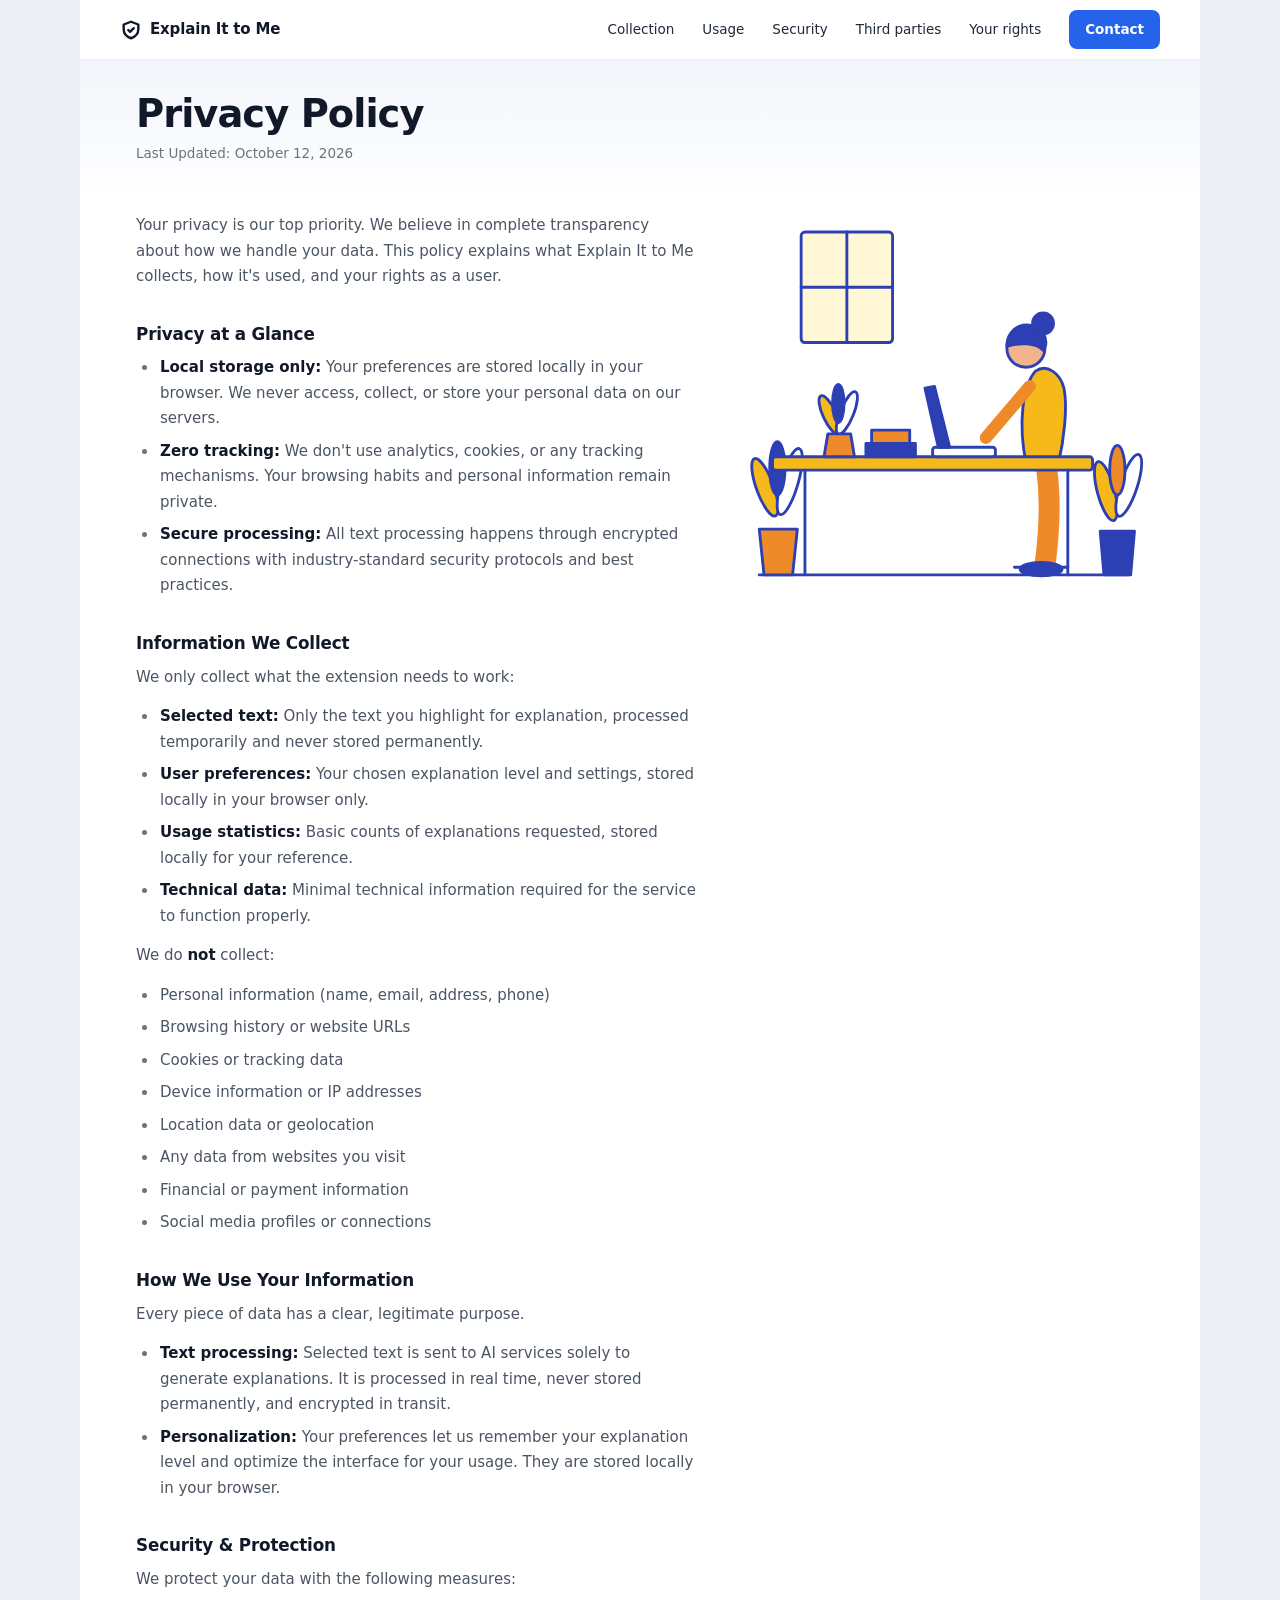
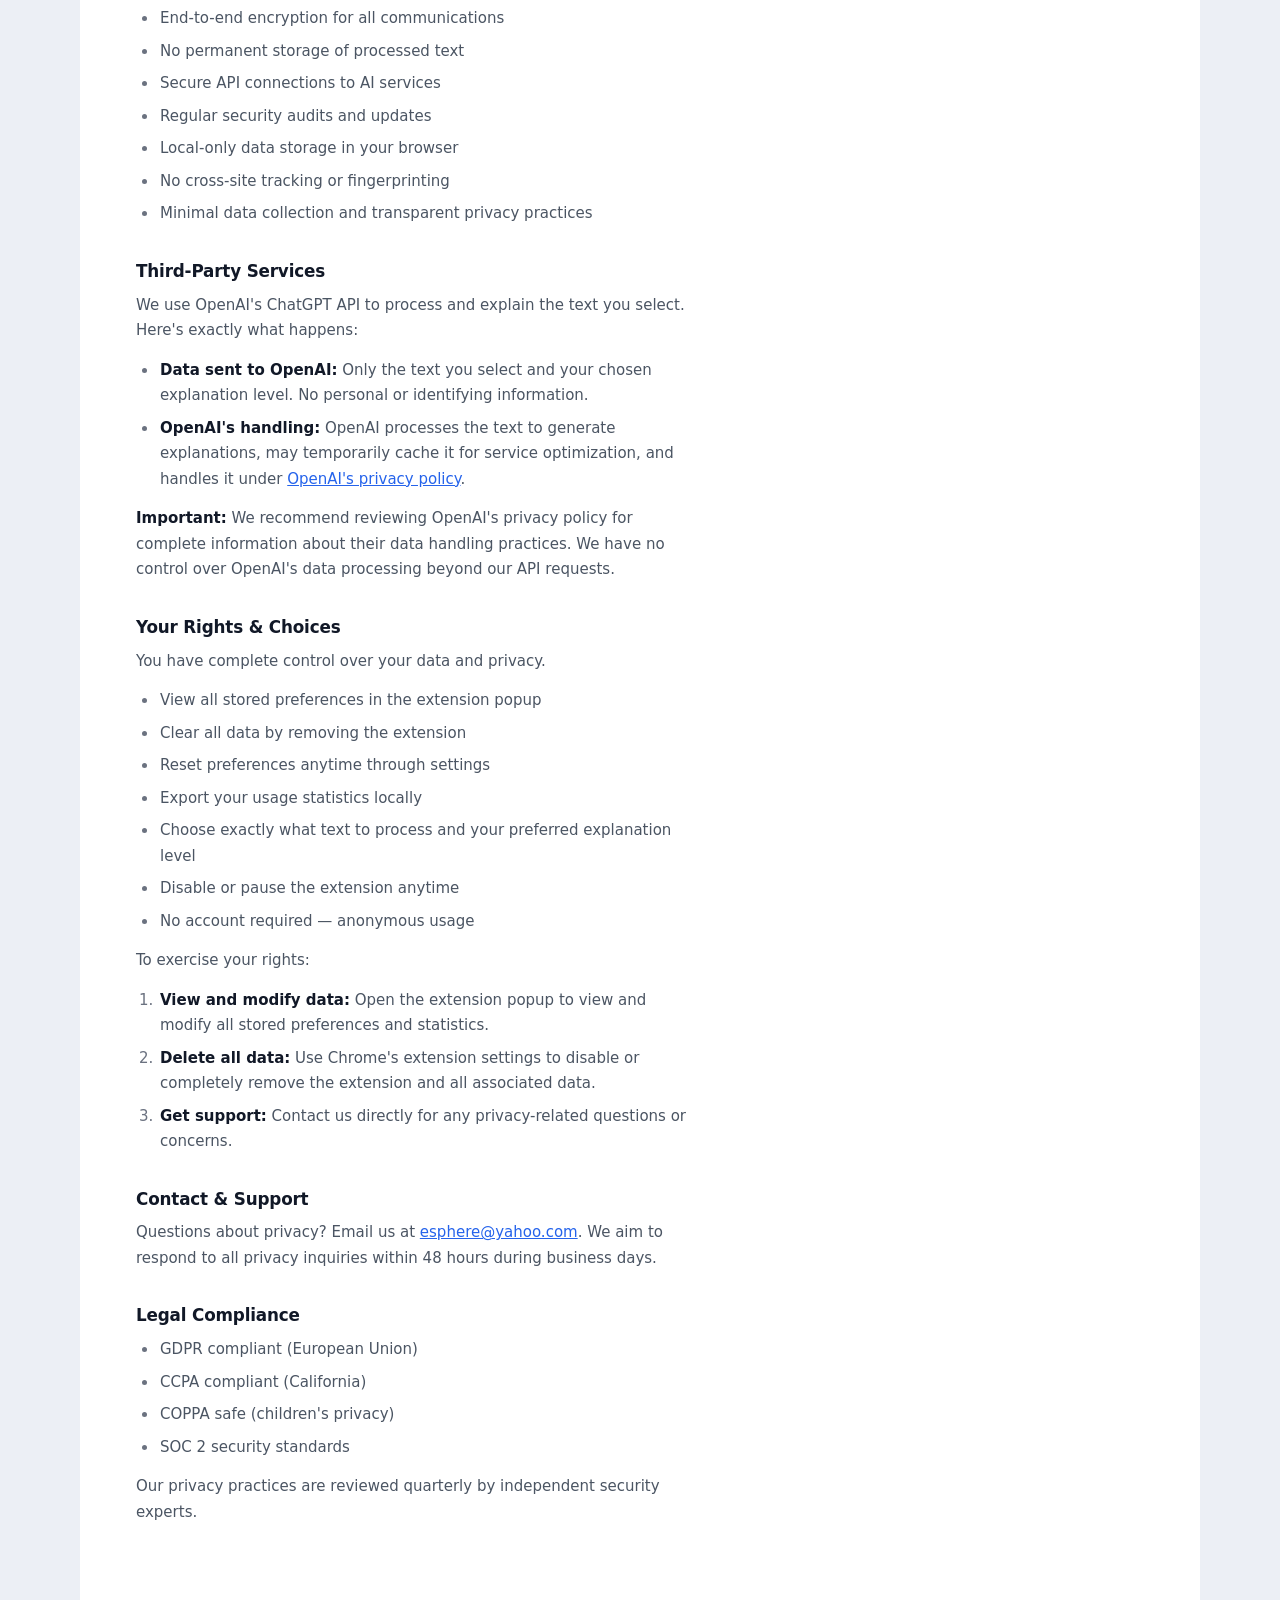
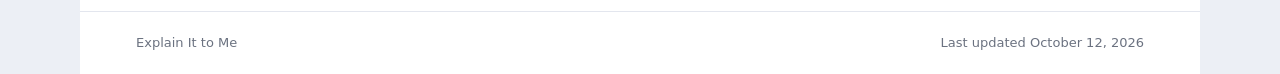
<file: privacy/index.html>
<!DOCTYPE html>
<html lang="en">
<head>
<meta charset="utf-8">
<meta name="viewport" content="width=device-width, initial-scale=1">
<title>Privacy Policy – Explain It to Me</title>
<meta name="description" content="How Explain It to Me handles your data.">
<link rel="stylesheet" href="styles.css">
</head>
<body>
<div class="frame">

  <header class="nav">
    <a class="logo" href="#top" aria-label="Explain It to Me">
      <svg viewBox="0 0 24 24" fill="none" stroke="currentColor" stroke-width="2.6" stroke-linecap="round" stroke-linejoin="round"><path d="M12 3l8 3v5c0 5-3.4 8.6-8 10-4.6-1.4-8-5-8-10V6z"/><path d="M9 12l2 2 4-4"/></svg>
      Explain It to Me
    </a>
    <nav class="links" aria-label="Sections">
      <a href="#collect">Collection</a>
      <a href="#use">Usage</a>
      <a href="#security">Security</a>
      <a href="#third-parties">Third parties</a>
      <a href="#rights">Your rights</a>
      <a class="btn" href="#contact">Contact</a>
    </nav>
  </header>

  <div class="head" id="top">
    <h1>Privacy Policy</h1>
    <p class="updated">Last Updated: October 12, 2026</p>
  </div>

  <div class="body">
    <main class="text">
      <p>Your privacy is our top priority. We believe in complete transparency about how we handle your data. This policy explains what Explain It to Me collects, how it's used, and your rights as a user.</p>

      <h2>Privacy at a Glance</h2>
      <ul>
        <li><strong>Local storage only:</strong> Your preferences are stored locally in your browser. We never access, collect, or store your personal data on our servers.</li>
        <li><strong>Zero tracking:</strong> We don't use analytics, cookies, or any tracking mechanisms. Your browsing habits and personal information remain private.</li>
        <li><strong>Secure processing:</strong> All text processing happens through encrypted connections with industry-standard security protocols and best practices.</li>
      </ul>

      <h2 id="collect">Information We Collect</h2>
      <p>We only collect what the extension needs to work:</p>
      <ul>
        <li><strong>Selected text:</strong> Only the text you highlight for explanation, processed temporarily and never stored permanently.</li>
        <li><strong>User preferences:</strong> Your chosen explanation level and settings, stored locally in your browser only.</li>
        <li><strong>Usage statistics:</strong> Basic counts of explanations requested, stored locally for your reference.</li>
        <li><strong>Technical data:</strong> Minimal technical information required for the service to function properly.</li>
      </ul>
      <p>We do <strong>not</strong> collect:</p>
      <ul>
        <li>Personal information (name, email, address, phone)</li>
        <li>Browsing history or website URLs</li>
        <li>Cookies or tracking data</li>
        <li>Device information or IP addresses</li>
        <li>Location data or geolocation</li>
        <li>Any data from websites you visit</li>
        <li>Financial or payment information</li>
        <li>Social media profiles or connections</li>
      </ul>

      <h2 id="use">How We Use Your Information</h2>
      <p>Every piece of data has a clear, legitimate purpose.</p>
      <ul>
        <li><strong>Text processing:</strong> Selected text is sent to AI services solely to generate explanations. It is processed in real time, never stored permanently, and encrypted in transit.</li>
        <li><strong>Personalization:</strong> Your preferences let us remember your explanation level and optimize the interface for your usage. They are stored locally in your browser.</li>
      </ul>

      <h2 id="security">Security &amp; Protection</h2>
      <p>We protect your data with the following measures:</p>
      <ul>
        <li>End-to-end encryption for all communications</li>
        <li>No permanent storage of processed text</li>
        <li>Secure API connections to AI services</li>
        <li>Regular security audits and updates</li>
        <li>Local-only data storage in your browser</li>
        <li>No cross-site tracking or fingerprinting</li>
        <li>Minimal data collection and transparent privacy practices</li>
      </ul>

      <h2 id="third-parties">Third-Party Services</h2>
      <p>We use OpenAI's ChatGPT API to process and explain the text you select. Here's exactly what happens:</p>
      <ul>
        <li><strong>Data sent to OpenAI:</strong> Only the text you select and your chosen explanation level. No personal or identifying information.</li>
        <li><strong>OpenAI's handling:</strong> OpenAI processes the text to generate explanations, may temporarily cache it for service optimization, and handles it under <a href="https://openai.com/policies/privacy-policy" target="_blank" rel="noopener">OpenAI's privacy policy</a>.</li>
      </ul>
      <p><strong>Important:</strong> We recommend reviewing OpenAI's privacy policy for complete information about their data handling practices. We have no control over OpenAI's data processing beyond our API requests.</p>

      <h2 id="rights">Your Rights &amp; Choices</h2>
      <p>You have complete control over your data and privacy.</p>
      <ul>
        <li>View all stored preferences in the extension popup</li>
        <li>Clear all data by removing the extension</li>
        <li>Reset preferences anytime through settings</li>
        <li>Export your usage statistics locally</li>
        <li>Choose exactly what text to process and your preferred explanation level</li>
        <li>Disable or pause the extension anytime</li>
        <li>No account required &mdash; anonymous usage</li>
      </ul>
      <p>To exercise your rights:</p>
      <ol>
        <li><strong>View and modify data:</strong> Open the extension popup to view and modify all stored preferences and statistics.</li>
        <li><strong>Delete all data:</strong> Use Chrome's extension settings to disable or completely remove the extension and all associated data.</li>
        <li><strong>Get support:</strong> Contact us directly for any privacy-related questions or concerns.</li>
      </ol>

      <h2 id="contact">Contact &amp; Support</h2>
      <p>Questions about privacy? Email us at <a href="mailto:esphere@yahoo.com">esphere@yahoo.com</a>. We aim to respond to all privacy inquiries within 48 hours during business days.</p>

      <h2>Legal Compliance</h2>
      <ul>
        <li>GDPR compliant (European Union)</li>
        <li>CCPA compliant (California)</li>
        <li>COPPA safe (children's privacy)</li>
        <li>SOC 2 security standards</li>
      </ul>
      <p>Our privacy practices are reviewed quarterly by independent security experts.</p>
    </main>

    <aside class="art" aria-hidden="true">
      <svg viewBox="0 0 420 400" xmlns="http://www.w3.org/2000/svg">
        <g stroke="#2c3fb3" stroke-width="3" stroke-linecap="round" stroke-linejoin="round">
          <!-- wall window -->
          <rect x="60" y="20" width="96" height="116" rx="4" fill="#fff7d6"/>
          <path d="M108 20v116M60 78h96" fill="none"/>
          <!-- floor -->
          <path d="M16 380h388" fill="none"/>

          <!-- left floor plant -->
          <ellipse cx="22" cy="288" rx="9" ry="32" transform="rotate(-20 22 288)" fill="#f6b91a"/>
          <ellipse cx="48" cy="282" rx="9" ry="36" transform="rotate(16 48 282)" fill="#fff"/>
          <ellipse cx="35" cy="268" rx="8" ry="28" fill="#2c3fb3"/>
          <path d="M16 332h40l-5 48H21z" fill="#ef8a2a"/>

          <!-- chair + person -->
          <path d="M312 262v108M284 372h56" fill="none"/>
          <path d="M318 270c4 30 2 70-2 100" stroke="#ef8a2a" stroke-width="22" fill="none"/>
          <ellipse cx="312" cy="374" rx="22" ry="7" fill="#2c3fb3"/>
          <path d="M296 262c-8-40-4-80 10-96 12-8 26 2 30 18 4 20 0 54-6 80z" fill="#f6b91a"/>
          <circle cx="296" cy="142" r="20" fill="#f2b48c"/>
          <path d="M276 140c0-22 24-30 38-14 4 6 4 14 0 18-8-8-24-8-38-4z" fill="#2c3fb3"/>
          <circle cx="314" cy="116" r="11" fill="#2c3fb3"/>
          <path d="M300 182L254 236" stroke="#ef8a2a" stroke-width="13" fill="none"/>

          <!-- desk -->
          <rect x="30" y="256" width="336" height="14" rx="3" fill="#f6b91a"/>
          <path d="M64 270v110M340 270v110" fill="none"/>

          <!-- laptop -->
          <rect x="198" y="246" width="66" height="10" rx="3" fill="#fff"/>
          <path d="M204 246L190 184l10-2 16 64z" fill="#2c3fb3"/>

          <!-- books -->
          <rect x="128" y="242" width="52" height="14" fill="#2c3fb3"/>
          <rect x="134" y="228" width="40" height="14" fill="#ef8a2a"/>

          <!-- desk plant -->
          <ellipse cx="90" cy="212" rx="7" ry="22" transform="rotate(-25 90 212)" fill="#f6b91a"/>
          <ellipse cx="108" cy="210" rx="7" ry="24" transform="rotate(22 108 210)" fill="#fff"/>
          <ellipse cx="99" cy="200" rx="6" ry="20" fill="#2c3fb3"/>
          <path d="M84 256l4-24h24l4 24z" fill="#ef8a2a"/>

          <!-- right floor plant -->
          <ellipse cx="380" cy="292" rx="9" ry="32" transform="rotate(-15 380 292)" fill="#f6b91a"/>
          <ellipse cx="404" cy="286" rx="9" ry="34" transform="rotate(18 404 286)" fill="#fff"/>
          <ellipse cx="392" cy="270" rx="8" ry="26" fill="#ef8a2a"/>
          <path d="M374 334h36l-4 46h-28z" fill="#2c3fb3"/>
        </g>
      </svg>
    </aside>
  </div>

  <footer class="foot">
    <span>Explain It to Me</span>
    <span>Last updated October 12, 2026</span>
  </footer>
</div>
<script src="script.js" defer></script>
</body>
</html>
</file>
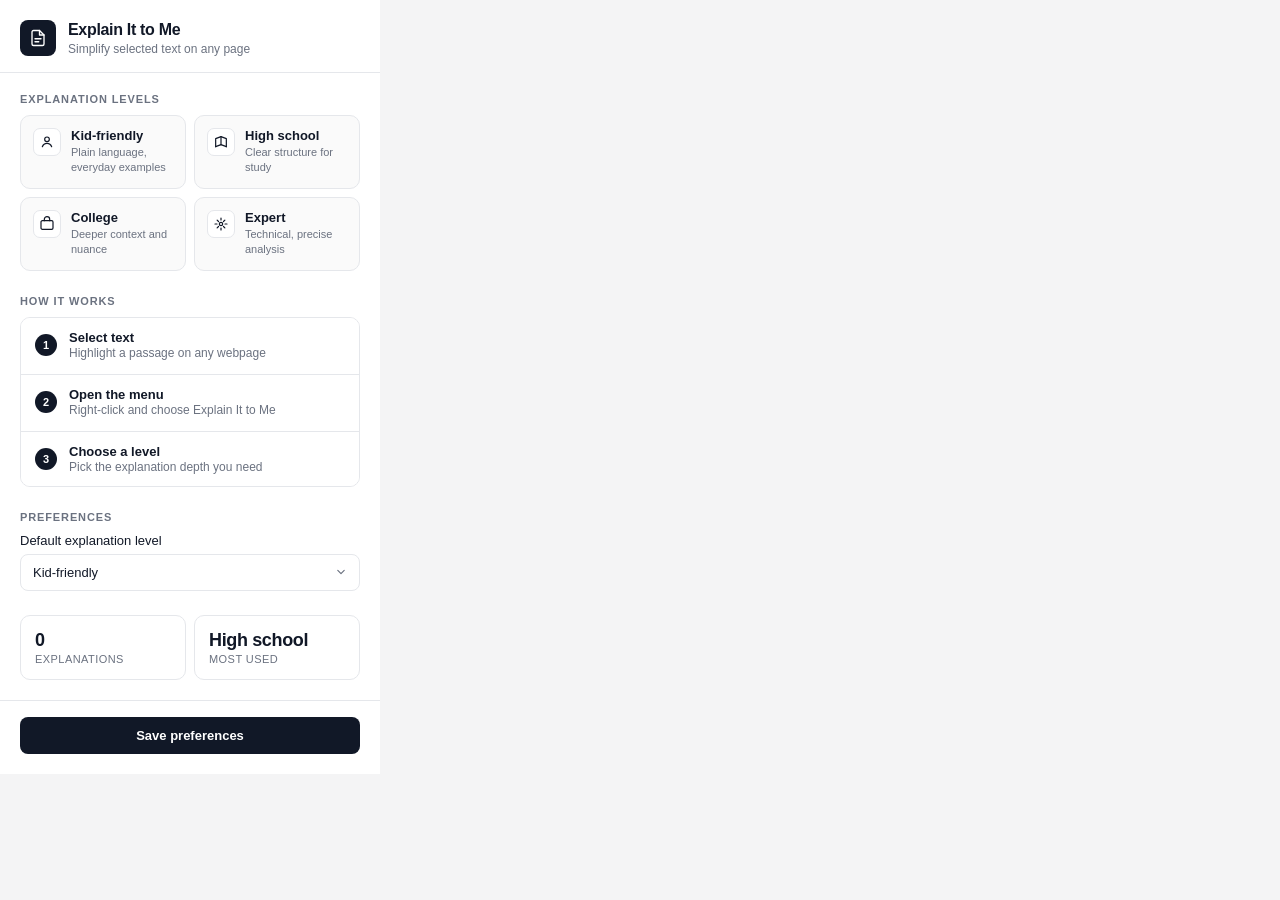
<file: popup.html>
<!DOCTYPE html>
<html lang="en">
<head>
  <meta charset="UTF-8">
  <meta name="viewport" content="width=device-width, initial-scale=1.0">
  <title>Explain It to Me</title>
  <link rel="stylesheet" href="popup.css">
</head>
<body>
  <div class="popup-container">
    <header class="popup-header">
      <div class="popup-mark" aria-hidden="true">
        <svg width="18" height="18" viewBox="0 0 24 24" fill="none" stroke="currentColor" stroke-width="1.8" stroke-linecap="round" stroke-linejoin="round">
          <path d="M14 2H6a2 2 0 0 0-2 2v16a2 2 0 0 0 2 2h12a2 2 0 0 0 2-2V8z"/>
          <path d="M14 2v6h6"/>
          <path d="M8 13h8M8 17h5"/>
        </svg>
      </div>
      <div class="header-content">
        <h1>Explain It to Me</h1>
        <p>Simplify selected text on any page</p>
      </div>
    </header>

    <main class="popup-content">
      <section class="section">
        <h2 class="section-label">Explanation levels</h2>
        <div class="feature-grid">
          <div class="feature-card">
            <div class="feature-icon" aria-hidden="true">
              <svg width="16" height="16" viewBox="0 0 24 24" fill="none" stroke="currentColor" stroke-width="1.8" stroke-linecap="round" stroke-linejoin="round"><circle cx="12" cy="8" r="3.5"/><path d="M5 19c1.2-3.2 3.8-5 7-5s5.8 1.8 7 5"/></svg>
            </div>
            <div>
              <h3>Kid-friendly</h3>
              <p>Plain language, everyday examples</p>
            </div>
          </div>
          <div class="feature-card">
            <div class="feature-icon" aria-hidden="true">
              <svg width="16" height="16" viewBox="0 0 24 24" fill="none" stroke="currentColor" stroke-width="1.8" stroke-linecap="round" stroke-linejoin="round"><path d="M4 19V7l8-3 8 3v12"/><path d="M4 19l8-3 8 3"/><path d="M12 16V4"/></svg>
            </div>
            <div>
              <h3>High school</h3>
              <p>Clear structure for study</p>
            </div>
          </div>
          <div class="feature-card">
            <div class="feature-icon" aria-hidden="true">
              <svg width="16" height="16" viewBox="0 0 24 24" fill="none" stroke="currentColor" stroke-width="1.8" stroke-linecap="round" stroke-linejoin="round"><rect x="3" y="7" width="18" height="13" rx="2"/><path d="M8 7V5a4 4 0 0 1 8 0v2"/></svg>
            </div>
            <div>
              <h3>College</h3>
              <p>Deeper context and nuance</p>
            </div>
          </div>
          <div class="feature-card">
            <div class="feature-icon" aria-hidden="true">
              <svg width="16" height="16" viewBox="0 0 24 24" fill="none" stroke="currentColor" stroke-width="1.8" stroke-linecap="round" stroke-linejoin="round"><circle cx="12" cy="12" r="2.5"/><path d="M12 3v3M12 18v3M3 12h3M18 12h3M6.2 6.2l2.1 2.1M15.7 15.7l2.1 2.1M17.8 6.2l-2.1 2.1M8.3 15.7l-2.1 2.1"/></svg>
            </div>
            <div>
              <h3>Expert</h3>
              <p>Technical, precise analysis</p>
            </div>
          </div>
        </div>
      </section>

      <section class="section">
        <h2 class="section-label">How it works</h2>
        <ol class="instruction-steps">
          <li>
            <span class="step-number">1</span>
            <div>
              <h3>Select text</h3>
              <p>Highlight a passage on any webpage</p>
            </div>
          </li>
          <li>
            <span class="step-number">2</span>
            <div>
              <h3>Open the menu</h3>
              <p>Right-click and choose Explain It to Me</p>
            </div>
          </li>
          <li>
            <span class="step-number">3</span>
            <div>
              <h3>Choose a level</h3>
              <p>Pick the explanation depth you need</p>
            </div>
          </li>
        </ol>
      </section>

      <section class="section">
        <h2 class="section-label">Preferences</h2>
        <div class="form-group">
          <label for="defaultLevel">Default explanation level</label>
          <select id="defaultLevel" class="styled-select">
            <option value="grade5">Kid-friendly</option>
            <option value="highschool">High school</option>
            <option value="college">College</option>
            <option value="expert">Expert</option>
          </select>
        </div>
      </section>

      <section class="stats-section">
        <div class="stat-card">
          <div class="stat-number" id="explanationCount">0</div>
          <div class="stat-label">Explanations</div>
        </div>
        <div class="stat-card">
          <div class="stat-number" id="favoriteLevel">High school</div>
          <div class="stat-label">Most used</div>
        </div>
      </section>
    </main>

    <footer class="popup-footer">
      <button id="saveSettings" class="btn btn-primary" type="button">
        Save preferences
      </button>
    </footer>

    <div id="status" class="status hidden" role="status"></div>
  </div>

  <script src="popup.js"></script>
</body>
</html>
</file>
<file: privacy/styles.css>
:root{
  --page:#eceff5; --card:#fff; --line:#e3e6ee; --text:#111827; --body:#4b5563; --muted:#6b7280;
  --blue:#2563eb; --blue-dark:#1d4ed8; --tint:#f2f5fb;
}
*{box-sizing:border-box}
html{scroll-behavior:smooth;scroll-padding-top:84px}
@media (prefers-reduced-motion:reduce){html{scroll-behavior:auto}}
body{margin:0;padding:0;background:var(--page);color:var(--body);
  font:15px/1.7 Inter,system-ui,-apple-system,"Segoe UI",Roboto,"Helvetica Neue",sans-serif;-webkit-font-smoothing:antialiased}
a{color:var(--blue)}
a:focus-visible{outline:2px solid var(--blue);outline-offset:3px;border-radius:4px}

.frame{max-width:1120px;min-height:100vh;margin:0 auto;background:var(--card);overflow:hidden}

/* nav */
.nav{position:sticky;top:0;z-index:10;display:flex;align-items:center;justify-content:space-between;gap:24px;
  height:60px;padding:0 40px;background:rgba(255,255,255,.9);backdrop-filter:blur(10px);-webkit-backdrop-filter:blur(10px);border-bottom:1px solid #eef0f5}
.logo{display:flex;align-items:center;gap:8px;color:var(--text);font-weight:700;font-size:15px;text-decoration:none;letter-spacing:-.01em;white-space:nowrap}
.logo svg{width:22px;height:22px}
.links{display:flex;align-items:center;gap:28px}
.links a{color:#1f2937;font-size:13.5px;text-decoration:none;white-space:nowrap}
.links a:hover{color:var(--blue)}
.links a.btn{background:var(--blue);color:#fff;font-weight:600;padding:8px 16px;border-radius:8px;transition:background .15s}
.links a.btn:hover{background:var(--blue-dark);color:#fff}

/* header */
.head{padding:32px 56px 36px;background:linear-gradient(180deg,var(--tint),#fff)}
.back{display:inline-block;font-size:13px;text-decoration:none;margin-bottom:14px}
.back:hover{text-decoration:underline}
h1{margin:0 0 6px;font-size:clamp(1.9rem,4vw,2.4rem);line-height:1.15;letter-spacing:-.025em;color:var(--text);font-weight:700}
.updated{margin:0;color:var(--muted);font-size:13.5px}

/* body */
.body{display:grid;grid-template-columns:minmax(0,1fr) 400px;gap:48px;padding:12px 56px 72px;align-items:start}
.text{max-width:580px}
.text p{margin:0 0 14px}
.text h2{margin:34px 0 10px;font-size:1.05rem;line-height:1.3;color:var(--text);font-weight:700;letter-spacing:-.01em}
.text strong{color:var(--text);font-weight:600}
.text ul,.text ol{margin:0 0 14px;padding-left:22px}
.text li{margin-bottom:7px;padding-left:2px}
.text li::marker{color:var(--muted)}

.art{position:sticky;top:96px}
.art svg{display:block;width:100%;height:auto}

/* footer */
.foot{display:flex;justify-content:space-between;flex-wrap:wrap;gap:8px;padding:20px 56px;border-top:1px solid var(--line);color:var(--muted);font-size:13px}

@media (max-width:900px){
  body{padding:0}
  .frame{border-radius:0;border:0}
  .nav{padding:0 20px}
  .links a:not(.btn){display:none}
  .head{padding:24px 24px 28px}
  .body{grid-template-columns:1fr;gap:24px;padding:8px 24px 48px}
  .art{position:static;max-width:360px;margin:0 auto}
  .foot{padding:20px 24px}
}
</file>
<file: popup.css>
*,
*::before,
*::after {
  margin: 0;
  padding: 0;
  box-sizing: border-box;
}

:root {
  --bg: #f4f4f5;
  --surface: #ffffff;
  --ink: #111827;
  --muted: #6b7280;
  --line: #e5e7eb;
  --accent: #111827;
  --accent-hover: #1f2937;
  --focus: #2563eb;
  --success: #047857;
  --danger: #b91c1c;
}

body {
  width: 380px;
  min-height: 520px;
  font-family: "Inter", "Segoe UI", -apple-system, BlinkMacSystemFont, sans-serif;
  color: var(--ink);
  background: var(--bg);
  -webkit-font-smoothing: antialiased;
}

.popup-container {
  background: var(--surface);
  min-height: 520px;
  display: flex;
  flex-direction: column;
}

.popup-header {
  display: flex;
  align-items: center;
  gap: 12px;
  padding: 20px 20px 16px;
  border-bottom: 1px solid var(--line);
}

.popup-mark {
  width: 36px;
  height: 36px;
  border-radius: 8px;
  background: var(--ink);
  color: #fff;
  display: flex;
  align-items: center;
  justify-content: center;
  flex-shrink: 0;
}

.header-content h1 {
  font-size: 16px;
  font-weight: 600;
  letter-spacing: -0.02em;
  line-height: 1.25;
}

.header-content p {
  margin-top: 2px;
  font-size: 12px;
  color: var(--muted);
}

.popup-content {
  padding: 20px;
  display: flex;
  flex-direction: column;
  gap: 24px;
  flex: 1;
}

.section-label {
  font-size: 11px;
  font-weight: 600;
  letter-spacing: 0.08em;
  text-transform: uppercase;
  color: var(--muted);
  margin-bottom: 10px;
}

.feature-grid {
  display: grid;
  grid-template-columns: 1fr 1fr;
  gap: 8px;
}

.feature-card {
  display: flex;
  align-items: flex-start;
  gap: 10px;
  padding: 12px;
  border: 1px solid var(--line);
  border-radius: 10px;
  background: #fafafa;
}

.feature-icon {
  width: 28px;
  height: 28px;
  border-radius: 7px;
  background: #fff;
  border: 1px solid var(--line);
  color: var(--ink);
  display: flex;
  align-items: center;
  justify-content: center;
  flex-shrink: 0;
}

.feature-card h3 {
  font-size: 13px;
  font-weight: 600;
  margin-bottom: 2px;
}

.feature-card p {
  font-size: 11px;
  color: var(--muted);
  line-height: 1.4;
}

.instruction-steps {
  list-style: none;
  display: flex;
  flex-direction: column;
  gap: 2px;
  border: 1px solid var(--line);
  border-radius: 10px;
  overflow: hidden;
}

.instruction-steps li {
  display: flex;
  align-items: center;
  gap: 12px;
  padding: 12px 14px;
  background: #fff;
}

.instruction-steps li + li {
  border-top: 1px solid var(--line);
}

.step-number {
  width: 22px;
  height: 22px;
  border-radius: 50%;
  background: var(--ink);
  color: #fff;
  font-size: 11px;
  font-weight: 600;
  display: flex;
  align-items: center;
  justify-content: center;
  flex-shrink: 0;
}

.instruction-steps h3 {
  font-size: 13px;
  font-weight: 600;
}

.instruction-steps p {
  font-size: 12px;
  color: var(--muted);
  margin-top: 1px;
}

.form-group label {
  display: block;
  margin-bottom: 6px;
  font-weight: 500;
  color: var(--ink);
  font-size: 13px;
}

.styled-select {
  width: 100%;
  padding: 10px 36px 10px 12px;
  border: 1px solid var(--line);
  border-radius: 8px;
  font-size: 13px;
  color: var(--ink);
  background-color: #fff;
  cursor: pointer;
  appearance: none;
  background-image: url("data:image/svg+xml,%3csvg xmlns='http://www.w3.org/2000/svg' fill='none' viewBox='0 0 20 20'%3e%3cpath stroke='%236b7280' stroke-linecap='round' stroke-linejoin='round' stroke-width='1.5' d='m6 8 4 4 4-4'/%3e%3c/svg%3e");
  background-position: right 10px center;
  background-repeat: no-repeat;
  background-size: 16px;
}

.styled-select:focus {
  outline: none;
  border-color: var(--focus);
  box-shadow: 0 0 0 3px rgba(37, 99, 235, 0.15);
}

.stats-section {
  display: grid;
  grid-template-columns: 1fr 1fr;
  gap: 8px;
}

.stat-card {
  padding: 14px;
  border: 1px solid var(--line);
  border-radius: 10px;
}

.stat-number {
  font-size: 18px;
  font-weight: 600;
  letter-spacing: -0.02em;
  color: var(--ink);
  margin-bottom: 2px;
}

.stat-label {
  font-size: 11px;
  color: var(--muted);
  letter-spacing: 0.04em;
  text-transform: uppercase;
}

.popup-footer {
  padding: 16px 20px 20px;
  border-top: 1px solid var(--line);
  margin-top: auto;
}

.btn {
  padding: 11px 16px;
  border: none;
  border-radius: 8px;
  cursor: pointer;
  font-weight: 600;
  font-size: 13px;
  font-family: inherit;
  transition: background 0.15s ease, opacity 0.15s ease;
}

.btn-primary {
  background: var(--accent);
  color: #fff;
  width: 100%;
}

.btn-primary:hover {
  background: var(--accent-hover);
}

.btn:disabled {
  opacity: 0.55;
  cursor: not-allowed;
}

.btn.loading {
  position: relative;
  color: transparent;
}

.btn.loading::after {
  content: "";
  position: absolute;
  width: 16px;
  height: 16px;
  border: 2px solid rgba(255, 255, 255, 0.3);
  border-top-color: #fff;
  border-radius: 50%;
  animation: spin 0.7s linear infinite;
  top: 50%;
  left: 50%;
  margin: -8px 0 0 -8px;
}

@keyframes spin {
  to { transform: rotate(360deg); }
}

.status {
  position: fixed;
  bottom: 16px;
  left: 50%;
  transform: translateX(-50%);
  padding: 8px 14px;
  border-radius: 8px;
  font-size: 12px;
  font-weight: 500;
  z-index: 10;
  white-space: nowrap;
}

.status.success {
  background: #ecfdf5;
  color: var(--success);
  border: 1px solid #a7f3d0;
}

.status.error {
  background: #fef2f2;
  color: var(--danger);
  border: 1px solid #fecaca;
}

.status.hidden {
  opacity: 0;
  pointer-events: none;
}
</file>
